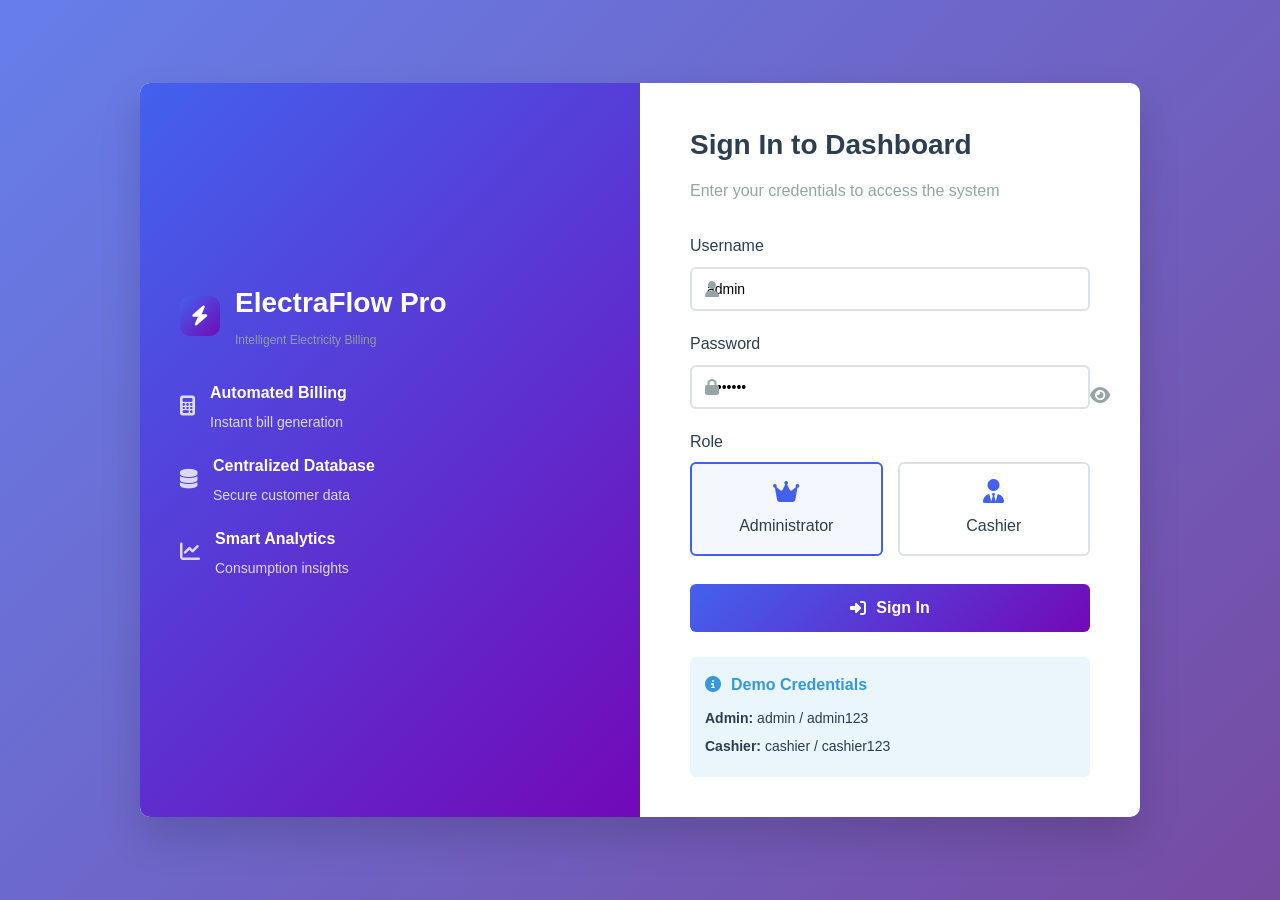
<file: index.html>
<!DOCTYPE html>
<html lang="en">
<head>
    <meta charset="UTF-8">
    <meta name="viewport" content="width=device-width, initial-scale=1.0">
    <title>⚡ ElectraFlow | Electricity Billing System</title>
    <link rel="stylesheet" href="style.css">
    <link rel="stylesheet" href="https://cdnjs.cloudflare.com/ajax/libs/font-awesome/6.4.0/css/all.min.css">
</head>
<body class="login-page">
    <div class="login-container">
        <div class="login-left">
            <div class="brand-section">
                <div class="logo">
                    <div class="logo-icon">
                        <i class="fas fa-bolt"></i>
                    </div>
                    <div class="logo-text">
                        <h1>ElectraFlow Pro</h1>
                        <p>Intelligent Electricity Billing</p>
                    </div>
                </div>
                
                <div class="features">
                    <div class="feature">
                        <i class="fas fa-calculator"></i>
                        <div>
                            <h3>Automated Billing</h3>
                            <p>Instant bill generation</p>
                        </div>
                    </div>
                    <div class="feature">
                        <i class="fas fa-database"></i>
                        <div>
                            <h3>Centralized Database</h3>
                            <p>Secure customer data</p>
                        </div>
                    </div>
                    <div class="feature">
                        <i class="fas fa-chart-line"></i>
                        <div>
                            <h3>Smart Analytics</h3>
                            <p>Consumption insights</p>
                        </div>
                    </div>
                </div>
            </div>
        </div>

        <div class="login-right">
            <div class="login-form">
                <h2>Sign In to Dashboard</h2>
                <p>Enter your credentials to access the system</p>
                
                <form id="loginForm">
                    <div class="form-group">
                        <label>Username</label>
                        <div class="input-group">
                            <i class="fas fa-user"></i>
                            <input type="text" id="username" placeholder="Enter username" value="admin">
                        </div>
                    </div>
                    
                    <div class="form-group">
                        <label>Password</label>
                        <div class="input-group">
                            <i class="fas fa-lock"></i>
                            <input type="password" id="password" placeholder="Enter password" value="admin123">
                            <button type="button" class="toggle-password">
                                <i class="fas fa-eye"></i>
                            </button>
                        </div>
                    </div>
                    
                    <div class="form-group">
                        <label>Role</label>
                        <div class="role-selector">
                            <label class="role-option">
                                <input type="radio" name="role" value="admin" checked>
                                <div class="role-content">
                                    <i class="fas fa-crown"></i>
                                    <span>Administrator</span>
                                </div>
                            </label>
                            <label class="role-option">
                                <input type="radio" name="role" value="cashier">
                                <div class="role-content">
                                    <i class="fas fa-user-tie"></i>
                                    <span>Cashier</span>
                                </div>
                            </label>
                        </div>
                    </div>
                    
                    <button type="submit" class="btn-login">
                        <i class="fas fa-sign-in-alt"></i>
                        Sign In
                    </button>
                    
                    <div class="demo-credentials">
                        <h4><i class="fas fa-info-circle"></i> Demo Credentials</h4>
                        <p><strong>Admin:</strong> admin / admin123</p>
                        <p><strong>Cashier:</strong> cashier / cashier123</p>
                    </div>
                </form>
            </div>
        </div>
    </div>

    <script>
        // Password toggle
        document.querySelector('.toggle-password').addEventListener('click', function() {
            const password = document.getElementById('password');
            const icon = this.querySelector('i');
            
            if (password.type === 'password') {
                password.type = 'text';
                icon.classList.remove('fa-eye');
                icon.classList.add('fa-eye-slash');
            } else {
                password.type = 'password';
                icon.classList.remove('fa-eye-slash');
                icon.classList.add('fa-eye');
            }
        });

        // Form submission
        document.getElementById('loginForm').addEventListener('submit', function(e) {
            e.preventDefault();
            
            const username = document.getElementById('username').value;
            const password = document.getElementById('password').value;
            const role = document.querySelector('input[name="role"]:checked').value;
            
            // Demo validation
            const demoUsers = {
                'admin': 'admin123',
                'cashier': 'cashier123'
            };
            
            const button = document.querySelector('.btn-login');
            const originalText = button.innerHTML;
            
            if (demoUsers[username] === password) {
                // Save user session
                localStorage.setItem('user', JSON.stringify({
                    username: username,
                    role: role,
                    name: username.charAt(0).toUpperCase() + username.slice(1),
                    loginTime: new Date().toISOString()
                }));
                
                // Show success
                button.innerHTML = '<i class="fas fa-check"></i> Success! Redirecting...';
                button.classList.add('success');
                
                // Redirect to dashboard
                setTimeout(() => {
                    window.location.href = 'dashboard.html';
                }, 1000);
            } else {
                // Show error
                button.innerHTML = '<i class="fas fa-times"></i> Invalid Credentials';
                button.classList.add('error');
                
                // Reset button
                setTimeout(() => {
                    button.innerHTML = originalText;
                    button.classList.remove('error');
                }, 2000);
            }
        });

        // Auto-fill based on role
        document.querySelectorAll('input[name="role"]').forEach(radio => {
            radio.addEventListener('change', function() {
                if (this.value === 'admin') {
                    document.getElementById('username').value = 'admin';
                    document.getElementById('password').value = 'admin123';
                } else {
                    document.getElementById('username').value = 'cashier';
                    document.getElementById('password').value = 'cashier123';
                }
            });
        });
    </script>
</body>
</html>
</file>
<file: style.css>
/* Reset & Base */
* {
    margin: 0;
    padding: 0;
    box-sizing: border-box;
}

:root {
    --primary: #4361ee;
    --primary-dark: #3a56d4;
    --secondary: #7209b7;
    --success: #2ecc71;
    --danger: #e74c3c;
    --warning: #f39c12;
    --info: #3498db;
    --dark: #2c3e50;
    --light: #f8f9fa;
    --gray: #95a5a6;
    --gray-light: #e9ecef;
    --border: #dee2e6;
    
    --shadow: 0 4px 12px rgba(0, 0, 0, 0.1);
    --shadow-lg: 0 20px 40px rgba(0, 0, 0, 0.15);
    --radius: 10px;
    --radius-sm: 6px;
    --transition: all 0.3s ease;
}

body {
    font-family: 'Segoe UI', Tahoma, Geneva, Verdana, sans-serif;
    background: var(--light);
    color: var(--dark);
    line-height: 1.6;
}

/* Login Page */
.login-page {
    min-height: 100vh;
    display: flex;
    align-items: center;
    justify-content: center;
    background: linear-gradient(135deg, #667eea 0%, #764ba2 100%);
    padding: 20px;
}

.login-container {
    width: 100%;
    max-width: 1000px;
    background: white;
    border-radius: var(--radius);
    box-shadow: var(--shadow-lg);
    overflow: hidden;
    display: flex;
    min-height: 600px;
}

.login-left {
    flex: 1;
    background: linear-gradient(135deg, var(--primary) 0%, var(--secondary) 100%);
    padding: 40px;
    color: white;
    display: flex;
    flex-direction: column;
    justify-content: center;
}

.brand-section {
    margin-bottom: 40px;
}

.logo {
    display: flex;
    align-items: center;
    gap: 15px;
    margin-bottom: 30px;
}

.logo-icon {
    width: 50px;
    height: 50px;
    background: rgba(255, 255, 255, 0.2);
    border-radius: 12px;
    display: flex;
    align-items: center;
    justify-content: center;
    font-size: 24px;
}

.logo-text h1 {
    font-size: 28px;
    margin-bottom: 5px;
}

.logo-text p {
    opacity: 0.9;
    font-size: 14px;
}

.features {
    display: flex;
    flex-direction: column;
    gap: 20px;
}

.feature {
    display: flex;
    align-items: center;
    gap: 15px;
}

.feature i {
    font-size: 20px;
    opacity: 0.8;
}

.feature h3 {
    font-size: 16px;
    margin-bottom: 5px;
}

.feature p {
    font-size: 14px;
    opacity: 0.8;
}

.login-right {
    flex: 1;
    padding: 40px;
    display: flex;
    flex-direction: column;
    justify-content: center;
}

.login-form {
    width: 100%;
    max-width: 400px;
    margin: 0 auto;
}

.login-form h2 {
    font-size: 28px;
    margin-bottom: 10px;
    color: var(--dark);
}

.login-form > p {
    color: var(--gray);
    margin-bottom: 30px;
}

.form-group {
    margin-bottom: 20px;
}

.form-group label {
    display: block;
    margin-bottom: 8px;
    font-weight: 500;
    color: var(--dark);
}

.input-group {
    position: relative;
    display: flex;
    align-items: center;
}

.input-group i {
    position: absolute;
    left: 15px;
    color: var(--gray);
}

.input-group input {
    width: 100%;
    padding: 12px 15px 12px 45px;
    border: 2px solid var(--border);
    border-radius: var(--radius-sm);
    font-size: 16px;
    transition: var(--transition);
}

.input-group input:focus {
    outline: none;
    border-color: var(--primary);
    box-shadow: 0 0 0 3px rgba(67, 97, 238, 0.1);
}

.toggle-password {
    position: absolute;
    right: 15px;
    background: none;
    border: none;
    color: var(--gray);
    cursor: pointer;
    font-size: 18px;
}

.role-selector {
    display: flex;
    gap: 15px;
}

.role-option {
    flex: 1;
    cursor: pointer;
}

.role-option input {
    display: none;
}

.role-content {
    padding: 15px;
    border: 2px solid var(--border);
    border-radius: var(--radius-sm);
    text-align: center;
    transition: var(--transition);
}

.role-option input:checked + .role-content {
    border-color: var(--primary);
    background: rgba(67, 97, 238, 0.05);
}

.role-content i {
    font-size: 24px;
    color: var(--primary);
    margin-bottom: 10px;
    display: block;
}

.btn-login {
    width: 100%;
    padding: 15px;
    background: linear-gradient(135deg, var(--primary) 0%, var(--secondary) 100%);
    color: white;
    border: none;
    border-radius: var(--radius-sm);
    font-size: 16px;
    font-weight: 600;
    cursor: pointer;
    transition: var(--transition);
    display: flex;
    align-items: center;
    justify-content: center;
    gap: 10px;
}

.btn-login:hover {
    transform: translateY(-2px);
    box-shadow: var(--shadow);
}

.btn-login.success {
    background: linear-gradient(135deg, var(--success) 0%, #27ae60 100%);
}

.btn-login.error {
    background: linear-gradient(135deg, var(--danger) 0%, #c0392b 100%);
}

.demo-credentials {
    margin-top: 25px;
    padding: 15px;
    background: rgba(52, 152, 219, 0.1);
    border-radius: var(--radius-sm);
}

.demo-credentials h4 {
    color: var(--info);
    margin-bottom: 10px;
    display: flex;
    align-items: center;
    gap: 10px;
}

.demo-credentials p {
    font-size: 14px;
    margin: 5px 0;
}

/* Dashboard */
.app-container {
    display: flex;
    min-height: 100vh;
}

/* Sidebar */
.sidebar {
    width: 250px;
    background: white;
    border-right: 1px solid var(--border);
    display: flex;
    flex-direction: column;
    transition: var(--transition);
}

.sidebar.collapsed {
    width: 70px;
}

.sidebar-header {
    padding: 25px 20px;
    border-bottom: 1px solid var(--border);
}

.logo {
    display: flex;
    align-items: center;
    gap: 15px;
}

.logo-icon {
    width: 40px;
    height: 40px;
    background: linear-gradient(135deg, var(--primary) 0%, var(--secondary) 100%);
    border-radius: 10px;
    display: flex;
    align-items: center;
    justify-content: center;
    color: white;
    font-size: 20px;
    flex-shrink: 0;
}

.logo-text {
    transition: var(--transition);
}

.sidebar.collapsed .logo-text {
    opacity: 0;
    width: 0;
    overflow: hidden;
}

.logo-text h2 {
    font-size: 18px;
    color: var(--dark);
    margin-bottom: 3px;
}

.logo-text p {
    font-size: 12px;
    color: var(--gray);
}

.sidebar-menu {
    flex: 1;
    padding: 20px 0;
    overflow-y: auto;
}

.menu-group {
    margin-bottom: 30px;
    padding: 0 20px;
}

.menu-title {
    font-size: 12px;
    text-transform: uppercase;
    color: var(--gray);
    font-weight: 600;
    letter-spacing: 1px;
    margin-bottom: 15px;
}

.sidebar.collapsed .menu-title {
    display: none;
}

.menu-item {
    display: flex;
    align-items: center;
    gap: 15px;
    padding: 12px 15px;
    color: var(--dark);
    text-decoration: none;
    border-radius: var(--radius-sm);
    margin-bottom: 5px;
    transition: var(--transition);
    position: relative;
}

.menu-item:hover {
    background: var(--gray-light);
    color: var(--primary);
}

.menu-item.active {
    background: linear-gradient(135deg, var(--primary) 0%, var(--secondary) 100%);
    color: white;
}

.menu-item i {
    width: 20px;
    text-align: center;
    font-size: 18px;
}

.menu-item span {
    transition: var(--transition);
}

.sidebar.collapsed .menu-item span {
    opacity: 0;
    width: 0;
    overflow: hidden;
}

.badge {
    margin-left: auto;
    background: var(--danger);
    color: white;
    font-size: 11px;
    padding: 2px 8px;
    border-radius: 20px;
    min-width: 20px;
    text-align: center;
}

.sidebar-footer {
    padding: 20px;
    border-top: 1px solid var(--border);
    background: var(--light);
}

.user-profile {
    display: flex;
    align-items: center;
    gap: 15px;
}

.user-avatar {
    width: 40px;
    height: 40px;
    background: linear-gradient(135deg, var(--primary) 0%, var(--secondary) 100%);
    border-radius: 10px;
    display: flex;
    align-items: center;
    justify-content: center;
    color: white;
    font-weight: 600;
    flex-shrink: 0;
}

.user-info {
    flex: 1;
    transition: var(--transition);
}

.sidebar.collapsed .user-info {
    opacity: 0;
    width: 0;
    overflow: hidden;
}

.user-name {
    font-weight: 600;
    font-size: 14px;
    margin-bottom: 3px;
}

.user-role {
    font-size: 12px;
    color: var(--gray);
    background: rgba(67, 97, 238, 0.1);
    padding: 2px 8px;
    border-radius: 20px;
    display: inline-block;
}

.logout-btn {
    background: none;
    border: none;
    color: var(--gray);
    cursor: pointer;
    font-size: 18px;
    padding: 5px;
    border-radius: var(--radius-sm);
    transition: var(--transition);
}

.logout-btn:hover {
    background: var(--danger);
    color: white;
}

/* Main Content */
.main-content {
    flex: 1;
    display: flex;
    flex-direction: column;
}

/* Header */
.header {
    height: 70px;
    background: white;
    border-bottom: 1px solid var(--border);
    padding: 0 25px;
    display: flex;
    align-items: center;
    justify-content: space-between;
    position: sticky;
    top: 0;
    z-index: 100;
}

.header-left {
    display: flex;
    align-items: center;
    gap: 20px;
}

.menu-toggle {
    width: 40px;
    height: 40px;
    border-radius: var(--radius-sm);
    background: var(--gray-light);
    border: none;
    color: var(--dark);
    cursor: pointer;
    font-size: 18px;
    display: flex;
    align-items: center;
    justify-content: center;
    transition: var(--transition);
}

.menu-toggle:hover {
    background: var(--primary);
    color: white;
}

.page-title {
    font-size: 22px;
    font-weight: 600;
    color: var(--dark);
}

.header-right {
    display: flex;
    align-items: center;
    gap: 20px;
}

.search-box {
    position: relative;
    width: 300px;
}

.search-box i {
    position: absolute;
    left: 15px;
    top: 50%;
    transform: translateY(-50%);
    color: var(--gray);
}

.search-box input {
    width: 100%;
    padding: 10px 15px 10px 40px;
    border: 2px solid var(--border);
    border-radius: var(--radius-sm);
    font-size: 14px;
    transition: var(--transition);
}

.search-box input:focus {
    outline: none;
    border-color: var(--primary);
}

.header-actions {
    display: flex;
    gap: 10px;
}

.header-btn {
    width: 40px;
    height: 40px;
    border-radius: var(--radius-sm);
    background: var(--gray-light);
    border: none;
    color: var(--dark);
    cursor: pointer;
    font-size: 18px;
    display: flex;
    align-items: center;
    justify-content: center;
    position: relative;
    transition: var(--transition);
}

.header-btn:hover {
    background: var(--primary);
    color: white;
}

.notification-count {
    position: absolute;
    top: -5px;
    right: -5px;
    width: 18px;
    height: 18px;
    background: var(--danger);
    color: white;
    font-size: 10px;
    border-radius: 50%;
    display: flex;
    align-items: center;
    justify-content: center;
    border: 2px solid white;
}

/* Content Area */
.content-area {
    flex: 1;
    padding: 30px;
    overflow-y: auto;
}

/* Stats Grid */
.stats-grid {
    display: grid;
    grid-template-columns: repeat(auto-fit, minmax(250px, 1fr));
    gap: 20px;
    margin-bottom: 30px;
}

.stat-card {
    background: white;
    border-radius: var(--radius);
    padding: 25px;
    box-shadow: var(--shadow);
    display: flex;
    align-items: center;
    gap: 20px;
    transition: var(--transition);
}

.stat-card:hover {
    transform: translateY(-5px);
    box-shadow: var(--shadow-lg);
}

.stat-card.revenue {
    border-top: 4px solid var(--success);
}

.stat-card.consumption {
    border-top: 4px solid var(--warning);
}

.stat-card.overdue {
    border-top: 4px solid var(--danger);
}

.stat-icon {
    width: 60px;
    height: 60px;
    border-radius: 12px;
    background: linear-gradient(135deg, var(--primary) 0%, var(--secondary) 100%);
    display: flex;
    align-items: center;
    justify-content: center;
    color: white;
    font-size: 24px;
}

.stat-card.revenue .stat-icon {
    background: linear-gradient(135deg, var(--success) 0%, #27ae60 100%);
}

.stat-card.consumption .stat-icon {
    background: linear-gradient(135deg, var(--warning) 0%, #e67e22 100%);
}

.stat-card.overdue .stat-icon {
    background: linear-gradient(135deg, var(--danger) 0%, #c0392b 100%);
}

.stat-content {
    flex: 1;
}

.stat-value {
    font-size: 28px;
    font-weight: 700;
    color: var(--dark);
    margin-bottom: 5px;
}

.stat-label {
    font-size: 14px;
    color: var(--gray);
    margin-bottom: 10px;
}

.stat-trend {
    font-size: 12px;
    display: flex;
    align-items: center;
    gap: 5px;
}

.stat-trend.positive {
    color: var(--success);
}

.stat-trend.negative {
    color: var(--danger);
}

/* Sections */
.section {
    margin-bottom: 30px;
}

.section-title {
    font-size: 20px;
    font-weight: 600;
    color: var(--dark);
    margin-bottom: 20px;
}

/* Quick Actions */
.quick-actions-grid {
    display: grid;
    grid-template-columns: repeat(auto-fit, minmax(200px, 1fr));
    gap: 20px;
}

.action-card {
    background: white;
    border-radius: var(--radius);
    padding: 25px;
    box-shadow: var(--shadow);
    border: none;
    text-align: center;
    cursor: pointer;
    transition: var(--transition);
}

.action-card:hover {
    transform: translateY(-5px);
    box-shadow: var(--shadow-lg);
}

.action-icon {
    width: 50px;
    height: 50px;
    background: linear-gradient(135deg, var(--primary) 0%, var(--secondary) 100%);
    border-radius: 10px;
    display: flex;
    align-items: center;
    justify-content: center;
    color: white;
    font-size: 20px;
    margin: 0 auto 15px;
}

.action-content h3 {
    font-size: 16px;
    margin-bottom: 5px;
    color: var(--dark);
}

.action-content p {
    font-size: 13px;
    color: var(--gray);
}

/* Activity List */
.activity-list {
    background: white;
    border-radius: var(--radius);
    box-shadow: var(--shadow);
    overflow: hidden;
}

.activity-item {
    display: flex;
    align-items: center;
    gap: 15px;
    padding: 20px;
    border-bottom: 1px solid var(--border);
    transition: var(--transition);
}

.activity-item:hover {
    background: var(--light);
}

.activity-item:last-child {
    border-bottom: none;
}

.activity-icon {
    width: 40px;
    height: 40px;
    border-radius: 10px;
    display: flex;
    align-items: center;
    justify-content: center;
    font-size: 18px;
    flex-shrink: 0;
}

.activity-icon.success {
    background: rgba(46, 204, 113, 0.1);
    color: var(--success);
}

.activity-icon.info {
    background: rgba(52, 152, 219, 0.1);
    color: var(--info);
}

.activity-icon.warning {
    background: rgba(243, 156, 18, 0.1);
    color: var(--warning);
}

.activity-content h4 {
    font-size: 16px;
    margin-bottom: 5px;
    color: var(--dark);
}

.activity-content p {
    font-size: 14px;
    color: var(--gray);
}

/* Modals */
.modal {
    display: none;
    position: fixed;
    top: 0;
    left: 0;
    width: 100%;
    height: 100%;
    background: rgba(0, 0, 0, 0.5);
    z-index: 1000;
    align-items: center;
    justify-content: center;
    padding: 20px;
}

.modal.active {
    display: flex;
}

.modal-content {
    background: white;
    border-radius: var(--radius);
    width: 100%;
    max-width: 500px;
    max-height: 90vh;
    overflow-y: auto;
    box-shadow: var(--shadow-lg);
    animation: modalSlide 0.3s ease;
}

@keyframes modalSlide {
    from {
        opacity: 0;
        transform: translateY(-50px);
    }
    to {
        opacity: 1;
        transform: translateY(0);
    }
}

.modal-header {
    padding: 20px;
    border-bottom: 1px solid var(--border);
    display: flex;
    align-items: center;
    justify-content: space-between;
}

.modal-header h3 {
    font-size: 20px;
    color: var(--dark);
}

.modal-close {
    width: 30px;
    height: 30px;
    border-radius: var(--radius-sm);
    background: var(--gray-light);
    border: none;
    color: var(--dark);
    cursor: pointer;
    display: flex;
    align-items: center;
    justify-content: center;
    transition: var(--transition);
}

.modal-close:hover {
    background: var(--danger);
    color: white;
}

.modal-body {
    padding: 20px;
}

/* Form Styles */
.form-group {
    margin-bottom: 20px;
}

.form-group label {
    display: block;
    margin-bottom: 8px;
    font-weight: 500;
    color: var(--dark);
}

.form-group input,
.form-group select,
.form-group textarea {
    width: 100%;
    padding: 12px 15px;
    border: 2px solid var(--border);
    border-radius: var(--radius-sm);
    font-size: 14px;
    transition: var(--transition);
}

.form-group input:focus,
.form-group select:focus,
.form-group textarea:focus {
    outline: none;
    border-color: var(--primary);
}

.btn-primary {
    padding: 12px 25px;
    background: linear-gradient(135deg, var(--primary) 0%, var(--secondary) 100%);
    color: white;
    border: none;
    border-radius: var(--radius-sm);
    font-size: 14px;
    font-weight: 600;
    cursor: pointer;
    transition: var(--transition);
    display: flex;
    align-items: center;
    justify-content: center;
    gap: 10px;
}

.btn-primary:hover {
    transform: translateY(-2px);
    box-shadow: var(--shadow);
}

/* Toast */
.toast {
    position: fixed;
    bottom: 30px;
    right: 30px;
    background: white;
    border-radius: var(--radius);
    padding: 15px 20px;
    box-shadow: var(--shadow-lg);
    display: flex;
    align-items: center;
    gap: 15px;
    transform: translateY(100px);
    opacity: 0;
    transition: var(--transition);
    z-index: 2000;
}

.toast.show {
    transform: translateY(0);
    opacity: 1;
}

.toast-icon {
    color: var(--success);
    font-size: 20px;
}

.toast-message {
    font-weight: 500;
}

/* Dark Mode */
body.dark-mode {
    --dark: #ecf0f1;
    --light: #2c3e50;
    --gray-light: #34495e;
    --border: #4a6572;
    background: #2c3e50;
    color: #ecf0f1;
}

body.dark-mode .sidebar,
body.dark-mode .header,
body.dark-mode .stat-card,
body.dark-mode .activity-list,
body.dark-mode .action-card,
body.dark-mode .modal-content {
    background: #34495e;
    color: #ecf0f1;
}

body.dark-mode .search-box input,
body.dark-mode .form-group input,
body.dark-mode .form-group select,
body.dark-mode .form-group textarea {
    background: #2c3e50;
    border-color: #4a6572;
    color: #ecf0f1;
}

/* Responsive */
@media (max-width: 1024px) {
    .login-container {
        flex-direction: column;
        max-width: 500px;
    }
    
    .login-left,
    .login-right {
        padding: 30px;
    }
}

@media (max-width: 768px) {
    .sidebar {
        position: fixed;
        left: -250px;
        top: 0;
        bottom: 0;
        z-index: 1000;
    }
    
    .sidebar.active {
        left: 0;
    }
    
    .main-content {
        margin-left: 0;
    }
    
    .stats-grid {
        grid-template-columns: 1fr;
    }
    
    .quick-actions-grid {
        grid-template-columns: 1fr;
    }
    
    .header-right {
        gap: 10px;
    }
    
    .search-box {
        width: 200px;
    }
}

@media (max-width: 576px) {
    .login-container {
        min-height: auto;
    }
    
    .header {
        padding: 0 15px;
    }
    
    .content-area {
        padding: 20px;
    }
    
    .modal-content {
        margin: 10px;
    }
    
    .search-box {
        width: 150px;
    }
}
</file>
